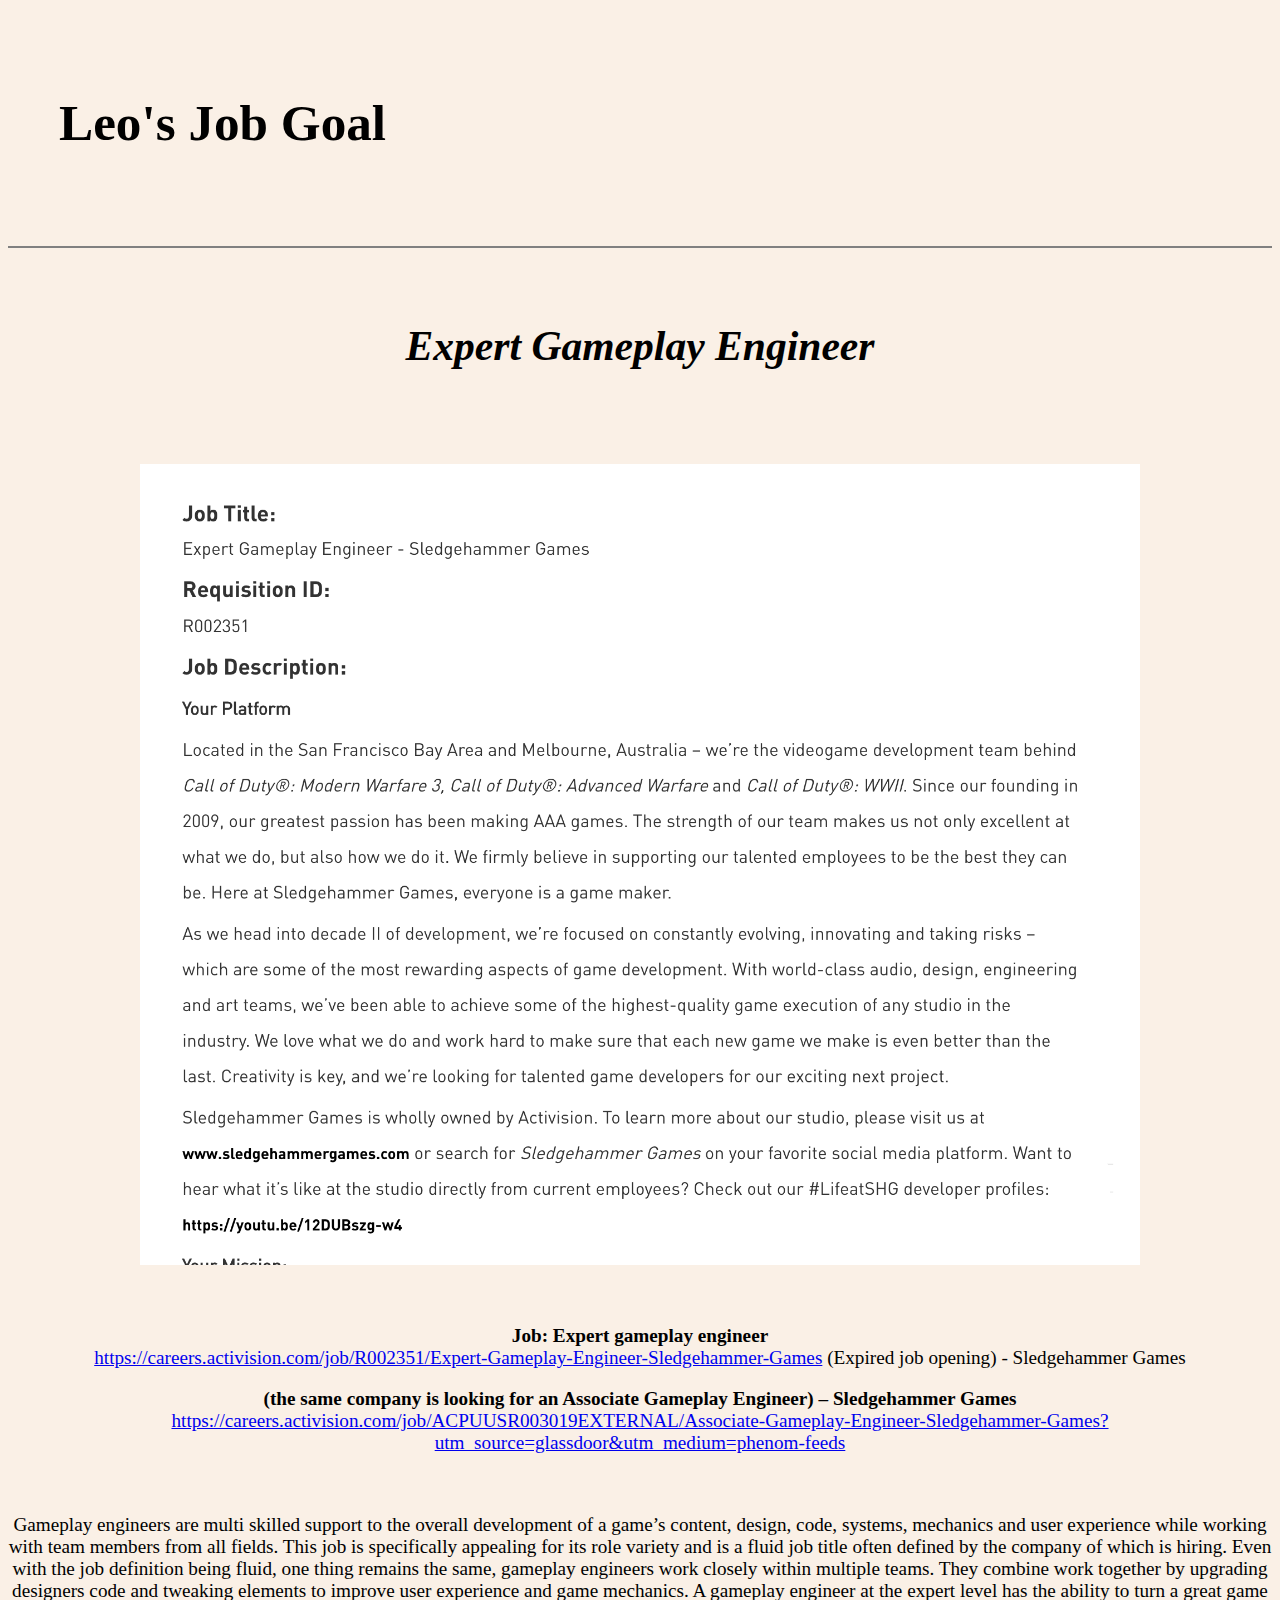
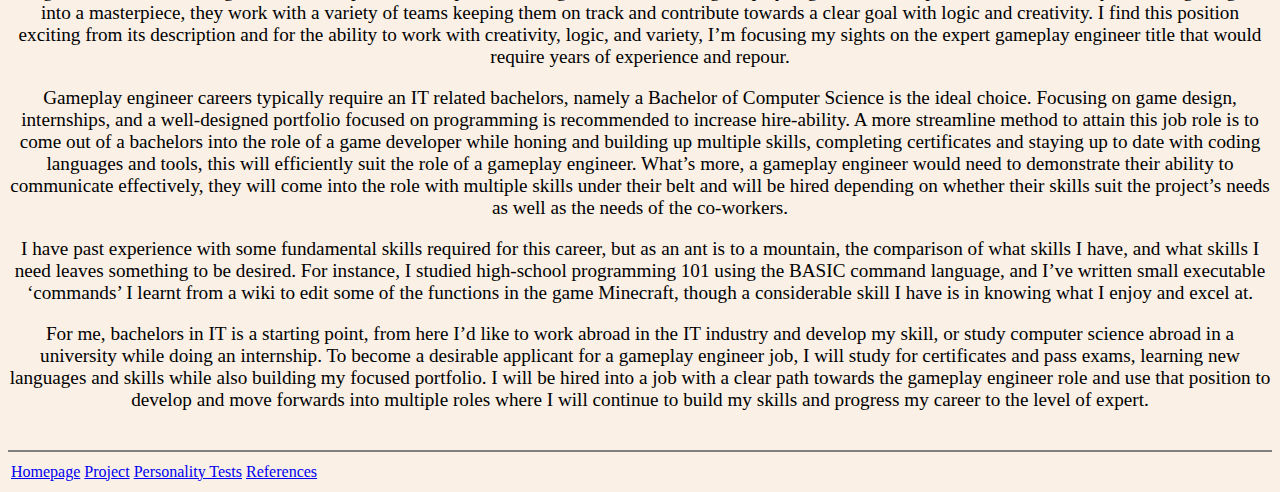
<file: job.html>
<!DOCTYPE html>
<html lang="en" dir="ltr">

  <head>
      <link rel="stylesheet" href="style.css">
    <meta charset="utf-8">
    <title></title>
  </head>
  <body>
    <style>
    img {
      display: block;
      margin-left: auto;
      margin-right: auto;
    }
    div.a {
      text-align: center;
    }
    </style>



<div class="a">
<table cellspacing= "50">
  <tr>
      <td>
      <h1>Leo's Job Goal</h1>
    </td>
  </tr>
</table>
<table cellspacing= "20">
<hr size="2" noshade>
<tr>
  <p>
    <td>
<h2><em>Expert Gameplay Engineer</em> </h2>
<br>
</td>
</tr>
<tr>
<td>
  <p>
<img src="images/expertGameplayengineer.png" alt="Leo, Goal Job" width="1000">
</p>
</td>
</tr>

<tr>
<td>
<p>
<strong>Job: Expert gameplay engineer </strong><br>
<a href="https://careers.activision.com/job/R002351/Expert-Gameplay-Engineer-Sledgehammer-Games">https://careers.activision.com/job/R002351/Expert-Gameplay-Engineer-Sledgehammer-Games</a> (Expired job opening) - Sledgehammer Games
</p><p>
<strong>(the same company is looking for an Associate Gameplay Engineer) – Sledgehammer Games</strong>
<a href="https://careers.activision.com/job/ACPUUSR003019EXTERNAL/Associate-Gameplay-Engineer-Sledgehammer-Games?utm_source=glassdoor&utm_medium=phenom-feeds">https://careers.activision.com/job/ACPUUSR003019EXTERNAL/Associate-Gameplay-Engineer-Sledgehammer-Games?utm_source=glassdoor&utm_medium=phenom-feeds</a>
</p>
</td>
</tr>
<p>
  <table>
    <tr>
      <p>
      Gameplay engineers are multi skilled support to the overall development of a game’s content, design, code, systems, mechanics and user experience while working with team members from all fields. This job is specifically appealing for its role variety and is a fluid job title often defined by the company of which is hiring. Even with the job definition being fluid, one thing remains the same, gameplay engineers work closely within multiple teams. They combine work together by upgrading designers code and tweaking elements to improve user experience and game mechanics. A gameplay engineer at the expert level has the ability to turn a great game into a masterpiece, they work with a variety of teams keeping them on track and contribute towards a clear goal with logic and creativity. I find this position exciting from its description and for the ability to work with creativity, logic, and variety, I’m focusing my sights on the expert gameplay engineer title that would require years of experience and repour.
      </p>
    </tr>
    <tr>
      <p>
      Gameplay engineer careers typically require an IT related bachelors, namely a Bachelor of Computer Science is the ideal choice. Focusing on game design, internships, and a well-designed portfolio focused on programming is recommended to increase hire-ability. A more streamline method to attain this job role is to come out of a bachelors into the role of a game developer while honing and building up multiple skills, completing certificates and staying up to date with coding languages and tools, this will efficiently suit the role of a gameplay engineer. What’s more, a gameplay engineer would need to demonstrate their ability to communicate effectively, they will come into the role with multiple skills under their belt and will be hired depending on whether their skills suit the project’s needs as well as the needs of the co-workers.
</p>
    </tr>
    <tr>
      <p>
      I have past experience with some fundamental skills required for this career, but as an ant is to a mountain, the comparison of what skills I have, and what skills I need leaves something to be desired. For instance, I studied high-school programming 101 using the BASIC command language, and I’ve written small executable ‘commands’ I learnt from a wiki to edit some of the functions in the game Minecraft, though a considerable skill I have is in knowing what I enjoy and excel at.
</p>
    </tr>
    <tr>
      <p>
      For me, bachelors in IT is a starting point, from here I’d like to work abroad in the IT industry and develop my skill, or study computer science abroad in a university while doing an internship. To become a desirable applicant for a gameplay engineer job, I will study for certificates and pass exams, learning new languages and skills while also building my focused portfolio. I will be hired into a job with a clear path towards the gameplay engineer role and use that position to develop and move forwards into multiple roles where I will continue to build my skills and progress my career to the level of expert.
</p>
    </tr>
    </table>
</p>


<hr size="2" noshade>
<table>
  <tr>
    <td>
      <a href="index.html">Homepage</a>
    </td>
    <td>
      <a href="project.html">Project</a>
    </td>
    <td>
      <a href="test.html">Personality Tests</a>
    </td>
    <td>
      <a href="references.html">References</a>
    </td>
  </tr>
</table>







</div>
</body>
</html>
</file>
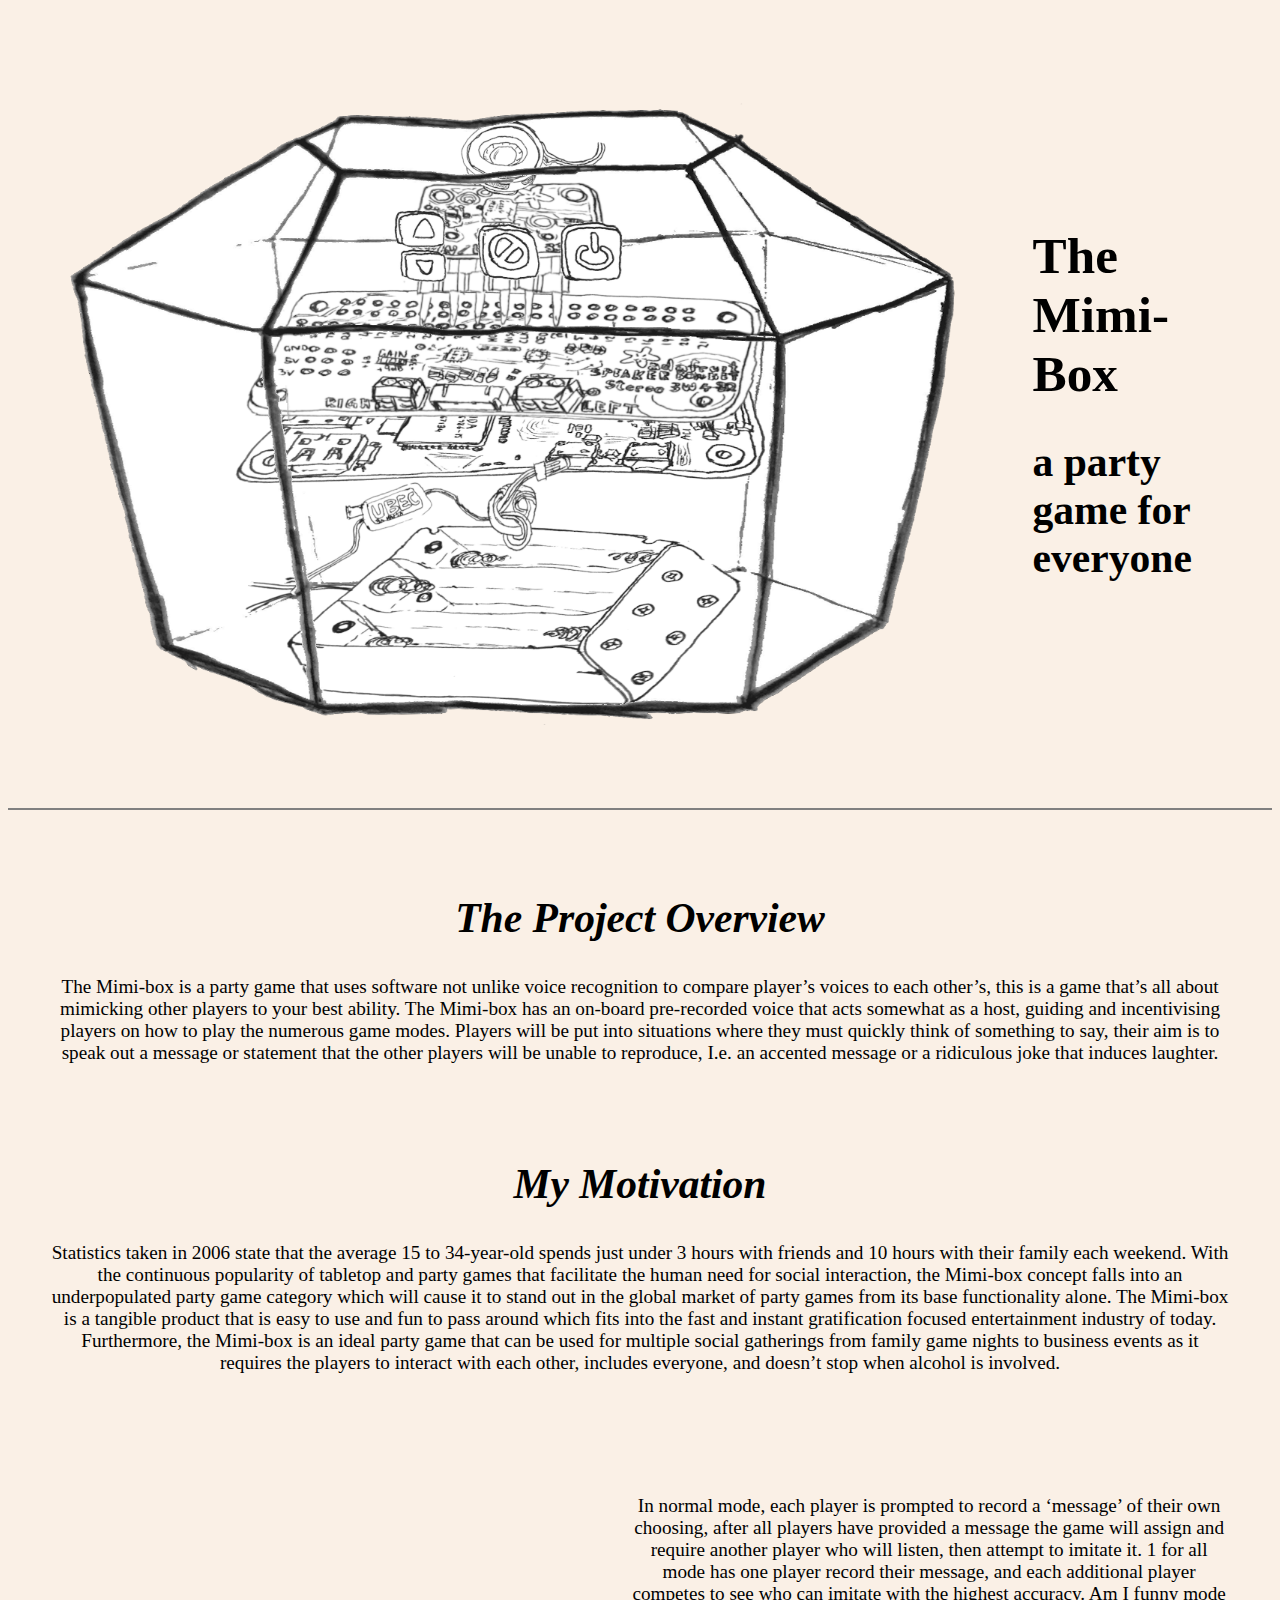
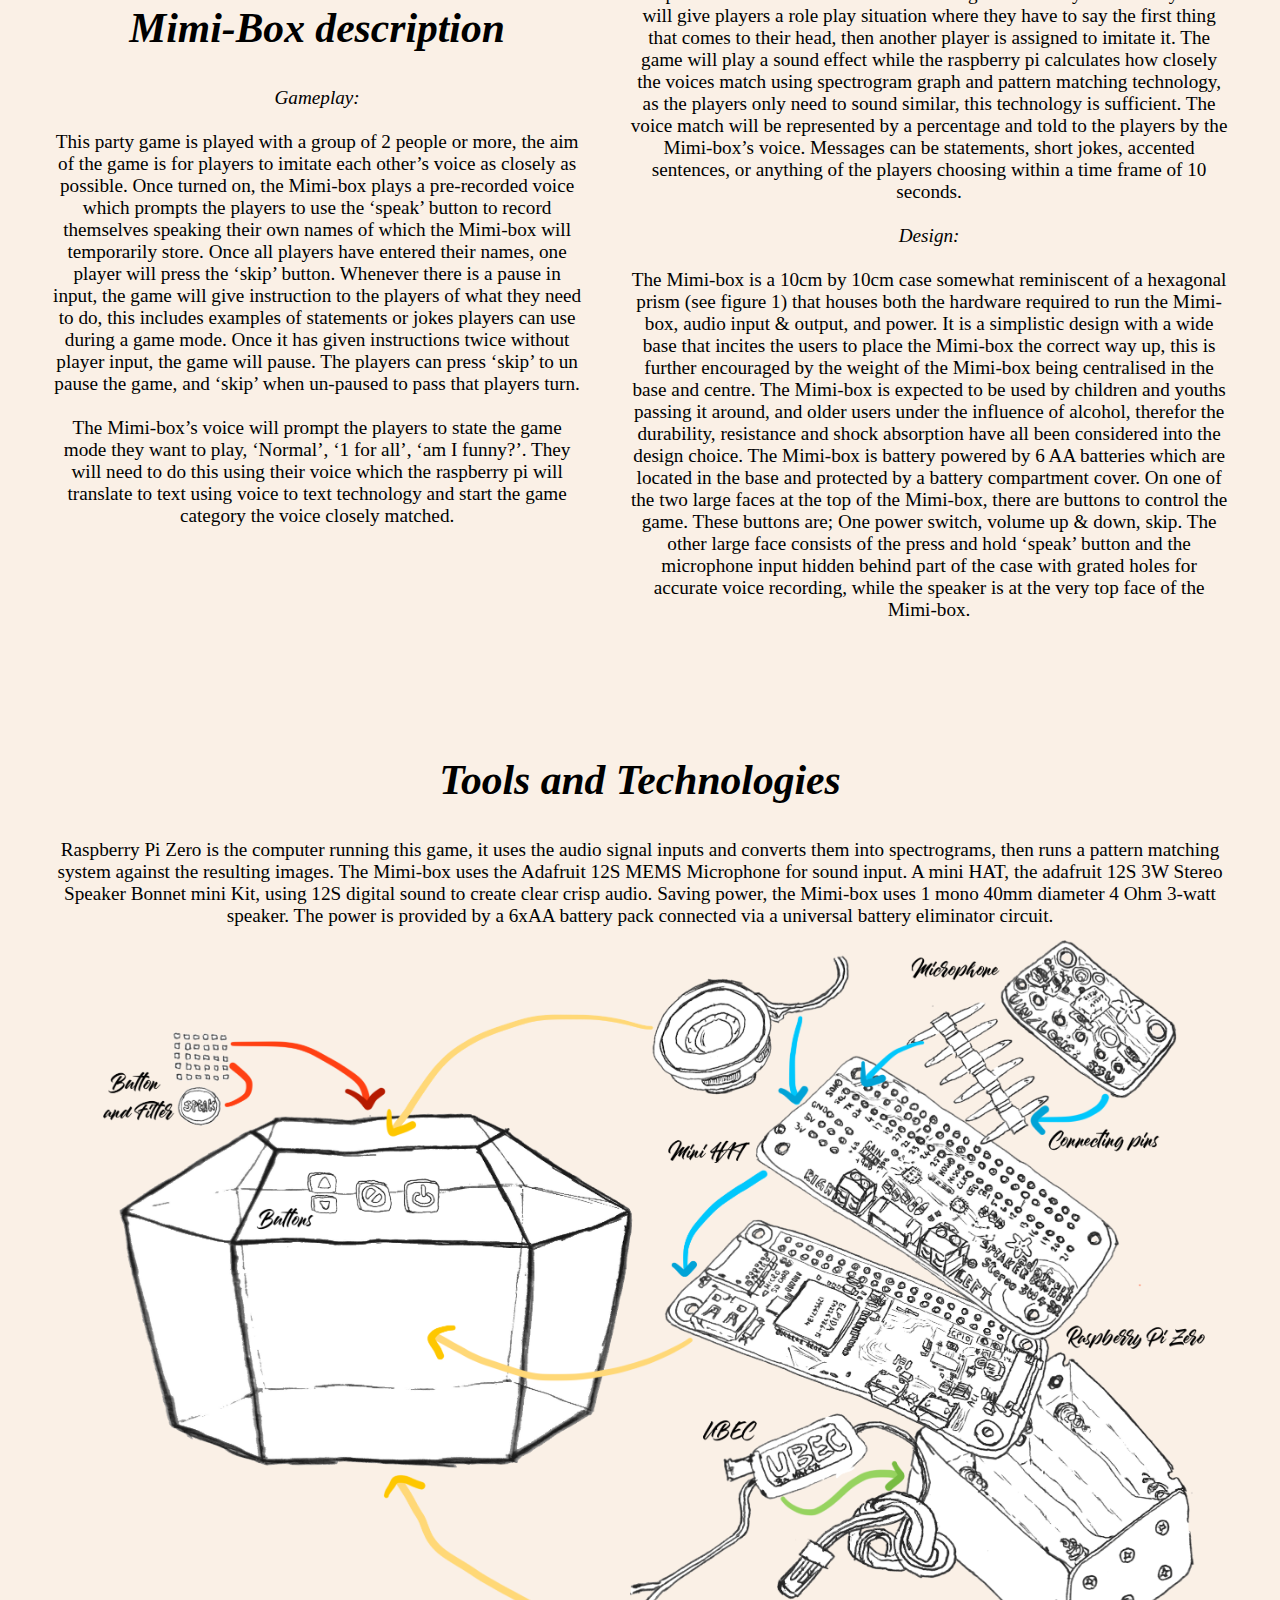
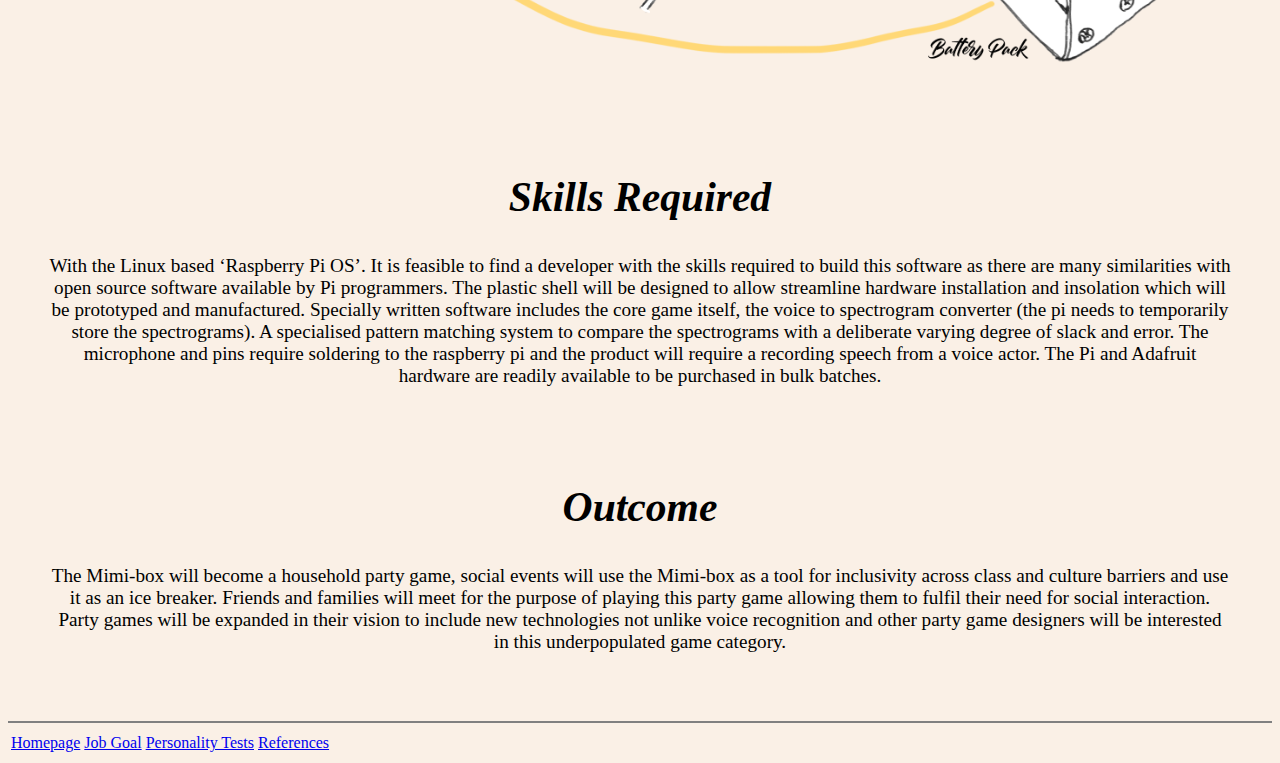
<file: project.html>
<!DOCTYPE html>
<html lang="en" dir="ltr">

<head>
  <link rel="stylesheet" href="style.css">
  <meta charset="utf-8">
  <title>Leo's Project</title>
</head>

<body>
  <style>
  img {
    display: block;
    margin-left: auto;
    margin-right: auto;
  }
  div.a {
    text-align: center;
  }
  </style>

  <table cellspacing="20">
    <tr>
      <td> <img src="images/theDeviceSetup.png" alt="mimi box" height="750"></td>
        <td>
        <h1>The Mimi-Box</h1>
        <h2>a party game for everyone</h2>
      </td>
    </tr>
  </table>
<hr size="2" noshade>

<div class="a">
<table cellspacing="40">
  <tr>
    <td>
<h2><em>The Project Overview</em> </h2>

<p>The Mimi-box is a party game that uses software not unlike voice recognition to compare player’s voices to each other’s, this is a game that’s all about mimicking other players to your best ability. The Mimi-box has an on-board pre-recorded voice that acts somewhat as a host, guiding and incentivising players on how to play the numerous game modes. Players will be put into situations where they must quickly think of something to say, their aim is to speak out a message or statement that the other players will be unable to reproduce, I.e. an accented message or a ridiculous joke that induces laughter.
</p>
</td>
</tr>
  <tr>
    <td>
    <h2><em>My Motivation</em> </h2>
    <p>
Statistics taken in 2006 state that the average 15 to 34-year-old spends just under 3 hours with friends and 10 hours with their family each weekend. With the continuous popularity of tabletop and party games that facilitate the human need for social interaction, the Mimi-box concept falls into an underpopulated party game category which will cause it to stand out in the global market of party games from its base functionality alone. The Mimi-box is a tangible product that is easy to use and fun to pass around which fits into the fast and instant gratification focused entertainment industry of today. Furthermore, the Mimi-box is an ideal party game that can be used for multiple social gatherings from family game nights to business events as it requires the players to interact with each other, includes everyone, and doesn’t stop when alcohol is involved.
      </p>
      </td>
  </tr>
</table>


  <table cellspacing="40">

  <tr>
    <td>
    <h2><em>Mimi-Box description</em> </h2>
    <p>
    <em> Gameplay:</em>
<br>
<br>
      This party game is played with a group of 2 people or more, the aim of the game is for players to imitate each other’s voice as closely as possible. Once turned on, the Mimi-box plays a pre-recorded voice which prompts the players to use the ‘speak’ button to record themselves speaking their own names of which the Mimi-box will temporarily store. Once all players have entered their names, one player will press the ‘skip’ button.
      Whenever there is a pause in input, the game will give instruction to the players of what they need to do, this includes examples of statements or jokes players can use during a game mode. Once it has given instructions twice without player input, the game will pause. The players can press ‘skip’ to un pause the game, and ‘skip’ when un-paused to pass that players turn.
<br>
<br>
The Mimi-box’s voice will prompt the players to state the game mode they want to play, ‘Normal’, ‘1 for all’, ‘am I funny?’. They will need to do this using their voice which the raspberry pi will translate to text using voice to text technology and start the game category the voice closely matched.


  <td>
    <p>
      In normal mode, each player is prompted to record a ‘message’ of their own choosing, after all players have provided a message the game will assign and require another player who will listen, then attempt to imitate it.
      1 for all mode has one player record their message, and each additional player competes to see who can imitate with the highest accuracy.
      Am I funny mode will give players a role play situation where they have to say the first thing that comes to their head, then another player is assigned to imitate it.
      The game will play a sound effect while the raspberry pi calculates how closely the voices match using spectrogram graph and pattern matching technology, as the players only need to sound similar, this technology is sufficient. The voice match will be represented by a percentage and told to the players by the Mimi-box’s voice.
      Messages can be statements, short jokes, accented sentences, or anything of the players choosing within a time frame of 10 seconds.
      <br>
      <br>
<em>Design:</em>
<br>
<br>
The Mimi-box is a 10cm by 10cm case somewhat reminiscent of a hexagonal prism (see figure 1) that houses both the hardware required to run the Mimi-box, audio input & output, and power. It is a simplistic design with a wide base that incites the users to place the Mimi-box the correct way up, this is further encouraged by the weight of the Mimi-box being centralised in the base and centre. The Mimi-box is expected to be used by children and youths passing it around, and older users under the influence of alcohol, therefor the durability, resistance and shock absorption have all been considered into the design choice.
The Mimi-box is battery powered by 6 AA batteries which are located in the base and protected by a battery compartment cover. On one of the two large faces at the top of the Mimi-box, there are buttons to control the game. These buttons are; One power switch, volume up & down, skip. The other large face consists of the press and hold ‘speak’ button and the microphone input hidden behind part of the case with grated holes for accurate voice recording, while the speaker is at the very top face of the Mimi-box.


      </p>
      </td>
  </tr>
</table>


  <table cellspacing="40">
  <tr>
    <td>
    <h2><em>Tools and Technologies</em> </h2>
    <p>
      Raspberry Pi Zero is the computer running this game, it uses the audio signal inputs and converts them into spectrograms, then runs a pattern matching system against the resulting images.
      The Mimi-box uses the Adafruit 12S MEMS Microphone for sound input. A mini HAT, the adafruit 12S 3W Stereo Speaker Bonnet mini Kit, using 12S digital sound to create clear crisp audio. Saving power, the Mimi-box uses 1 mono 40mm diameter 4 Ohm 3-watt speaker.
      The power is provided by a 6xAA battery pack connected via a universal battery eliminator circuit.
      <br>
      <img src="images/theDevice.png" alt="party game project hardware" height="750" class="center">
      </p>
      </td>
  </tr>
  <tr>
    <td>
    <h2><em>Skills Required</em> </h2>
    <p>
      With the Linux based ‘Raspberry Pi OS’. It is feasible to find a developer with the skills required to build this software as there are many similarities with open source software available by Pi programmers. The plastic shell will be designed to allow streamline hardware installation and insolation which will be prototyped and manufactured.
      Specially written software includes the core game itself, the voice to spectrogram converter (the pi needs to temporarily store the spectrograms). A specialised pattern matching system to compare the spectrograms with a deliberate varying degree of slack and error. The microphone and pins require soldering to the raspberry pi and the product will require a recording speech from a voice actor. The Pi and Adafruit hardware are readily available to be purchased in bulk batches.
      </p>
      </td>
  </tr>
  <tr>
    <td>
    <h2><em>Outcome</em> </h2>
    <p>
      The Mimi-box will become a household party game, social events will use the Mimi-box as a tool for inclusivity across class and culture barriers and use it as an ice breaker. Friends and families will meet for the purpose of playing this party game allowing them to fulfil their need for social interaction.
      Party games will be expanded in their vision to include new technologies not unlike voice recognition and other party game designers will be interested in this underpopulated game category.
      </p>
      </td>
  </tr>
</table>
</div>

<hr size="2" noshade>
<table>
  <tr>
    <td>
      <a href="index.html">Homepage</a>
    </td>
    <td>
      <a href="job.html">Job Goal</a>
    </td>
    <td>
      <a href="test.html">Personality Tests</a>
    </td>
    <td>
      <a href="references.html">References</a>
    </td>
  </tr>
</table>

</body>

</html>
</file>
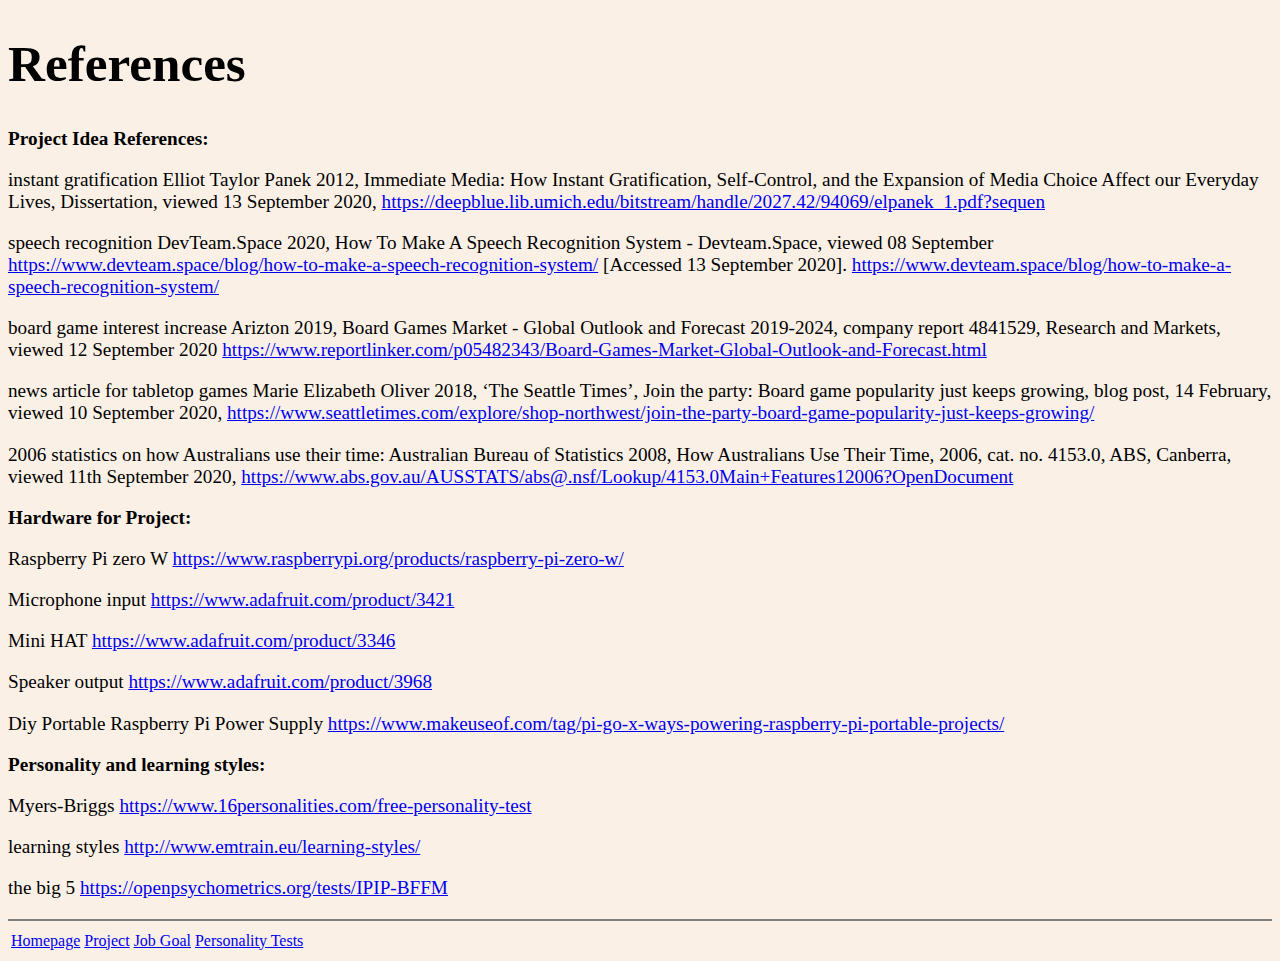
<file: references.html>
<!DOCTYPE html>
<html lang="en" dir="ltr">

  <head>
      <link rel="stylesheet" href="style.css">
    <meta charset="utf-8">
    <title>Leo's References</title>
  </head>

  <style>
  img {
    display: block;
    margin-left: auto;
    margin-right: auto;
  }
  div.a {
    text-align: center;
  }
  </style>





  <strong><h1>References</h1></strong>
<p>
  <strong>Project Idea References:</strong>
<p>
  instant gratification
  Elliot Taylor Panek 2012, Immediate Media: How Instant Gratification, Self-Control, and the Expansion of Media Choice Affect our Everyday Lives, Dissertation, viewed 13 September 2020, <a href="https://deepblue.lib.umich.edu/bitstream/handle/2027.42/94069/elpanek_1.pdf?sequen">https://deepblue.lib.umich.edu/bitstream/handle/2027.42/94069/elpanek_1.pdf?sequen</a>
<p>
  speech recognition
  DevTeam.Space 2020, How To Make A Speech Recognition System - Devteam.Space, viewed 08 September <a href="https://www.devteam.space/blog/how-to-make-a-speech-recognition-system/">https://www.devteam.space/blog/how-to-make-a-speech-recognition-system/</a> [Accessed 13 September 2020].
  <a href="https://www.devteam.space/blog/how-to-make-a-speech-recognition-system/">https://www.devteam.space/blog/how-to-make-a-speech-recognition-system/</a>
<p>
  board game interest increase
  Arizton 2019, Board Games Market - Global Outlook and Forecast 2019-2024, company report 4841529, Research and Markets, viewed 12 September 2020 <a href="https://www.reportlinker.com/p05482343/Board-Games-Market-Global-Outlook-and-Forecast.html">https://www.reportlinker.com/p05482343/Board-Games-Market-Global-Outlook-and-Forecast.html</a>
<p>
  news article for tabletop games
  Marie Elizabeth Oliver 2018, ‘The Seattle Times’, Join the party: Board game popularity just keeps growing, blog post, 14 February, viewed 10 September 2020, <a href="https://www.seattletimes.com/explore/shop-northwest/join-the-party-board-game-popularity-just-keeps-growing/">https://www.seattletimes.com/explore/shop-northwest/join-the-party-board-game-popularity-just-keeps-growing/</a>
<p>
  2006 statistics on how Australians use their time:
  Australian Bureau of Statistics 2008, How Australians Use Their Time, 2006, cat. no. 4153.0, ABS, Canberra, viewed 11th September 2020, <a href="https://www.abs.gov.au/AUSSTATS/abs@.nsf/Lookup/4153.0Main+Features12006?OpenDocument">https://www.abs.gov.au/AUSSTATS/abs@.nsf/Lookup/4153.0Main+Features12006?OpenDocument</a>
<p>
<p>
  <strong>Hardware for Project:</strong>
<p>
  Raspberry Pi zero W
  <a href="https://www.raspberrypi.org/products/raspberry-pi-zero-w/">https://www.raspberrypi.org/products/raspberry-pi-zero-w/</a>
<p>
  Microphone input
  <a href="https://www.adafruit.com/product/3421">https://www.adafruit.com/product/3421</a>
<p>
  Mini HAT
  <a href="https://www.adafruit.com/product/3346">https://www.adafruit.com/product/3346</a>
<p>
  Speaker output
  <a href="https://www.adafruit.com/product/3968">https://www.adafruit.com/product/3968</a>
  <p>
  Diy Portable Raspberry Pi Power Supply
  <a href="https://www.makeuseof.com/tag/pi-go-x-ways-powering-raspberry-pi-portable-projects/">https://www.makeuseof.com/tag/pi-go-x-ways-powering-raspberry-pi-portable-projects/</a>
<p>
<p>
    <strong>Personality and learning styles:</strong>
<p>
    Myers-Briggs
  <a href="https://www.16personalities.com/free-personality-test">https://www.16personalities.com/free-personality-test</a>
<p>

  learning styles
    <a href="http://www.emtrain.eu/learning-styles/">http://www.emtrain.eu/learning-styles/</a>
<p>
  the big 5
  <a href="https://openpsychometrics.org/tests/IPIP-BFFM">https://openpsychometrics.org/tests/IPIP-BFFM</a>



  <hr size="2" noshade>
  <table>
    <tr>
      <td>
        <a href="index.html">Homepage</a>
      </td>
      <td>
        <a href="project.html">Project</a>
      </td>
      <td>
        <a href="job.html">Job Goal</a>
      </td>
      <td>
        <a href="test.html">Personality Tests</a>
      </td>
    </tr>
  </table>


  <body>

  </body>
</html>
</file>
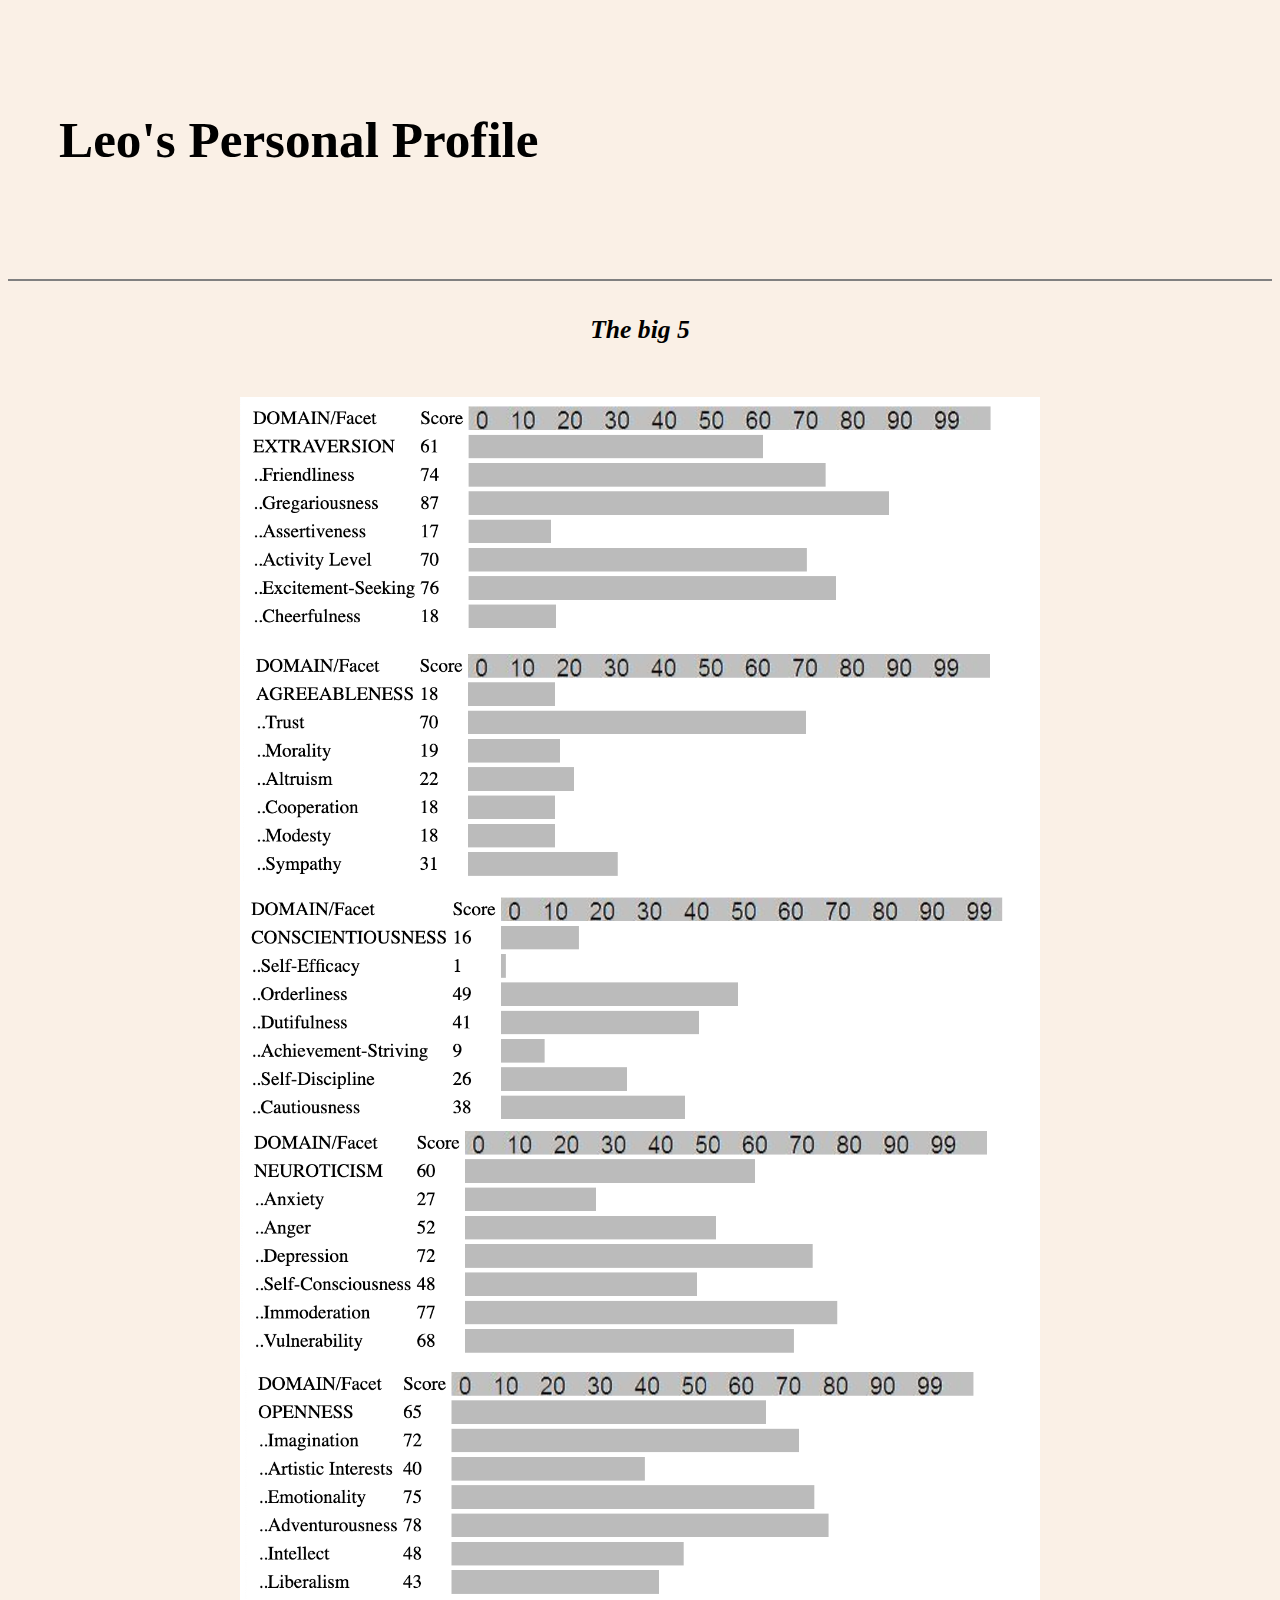
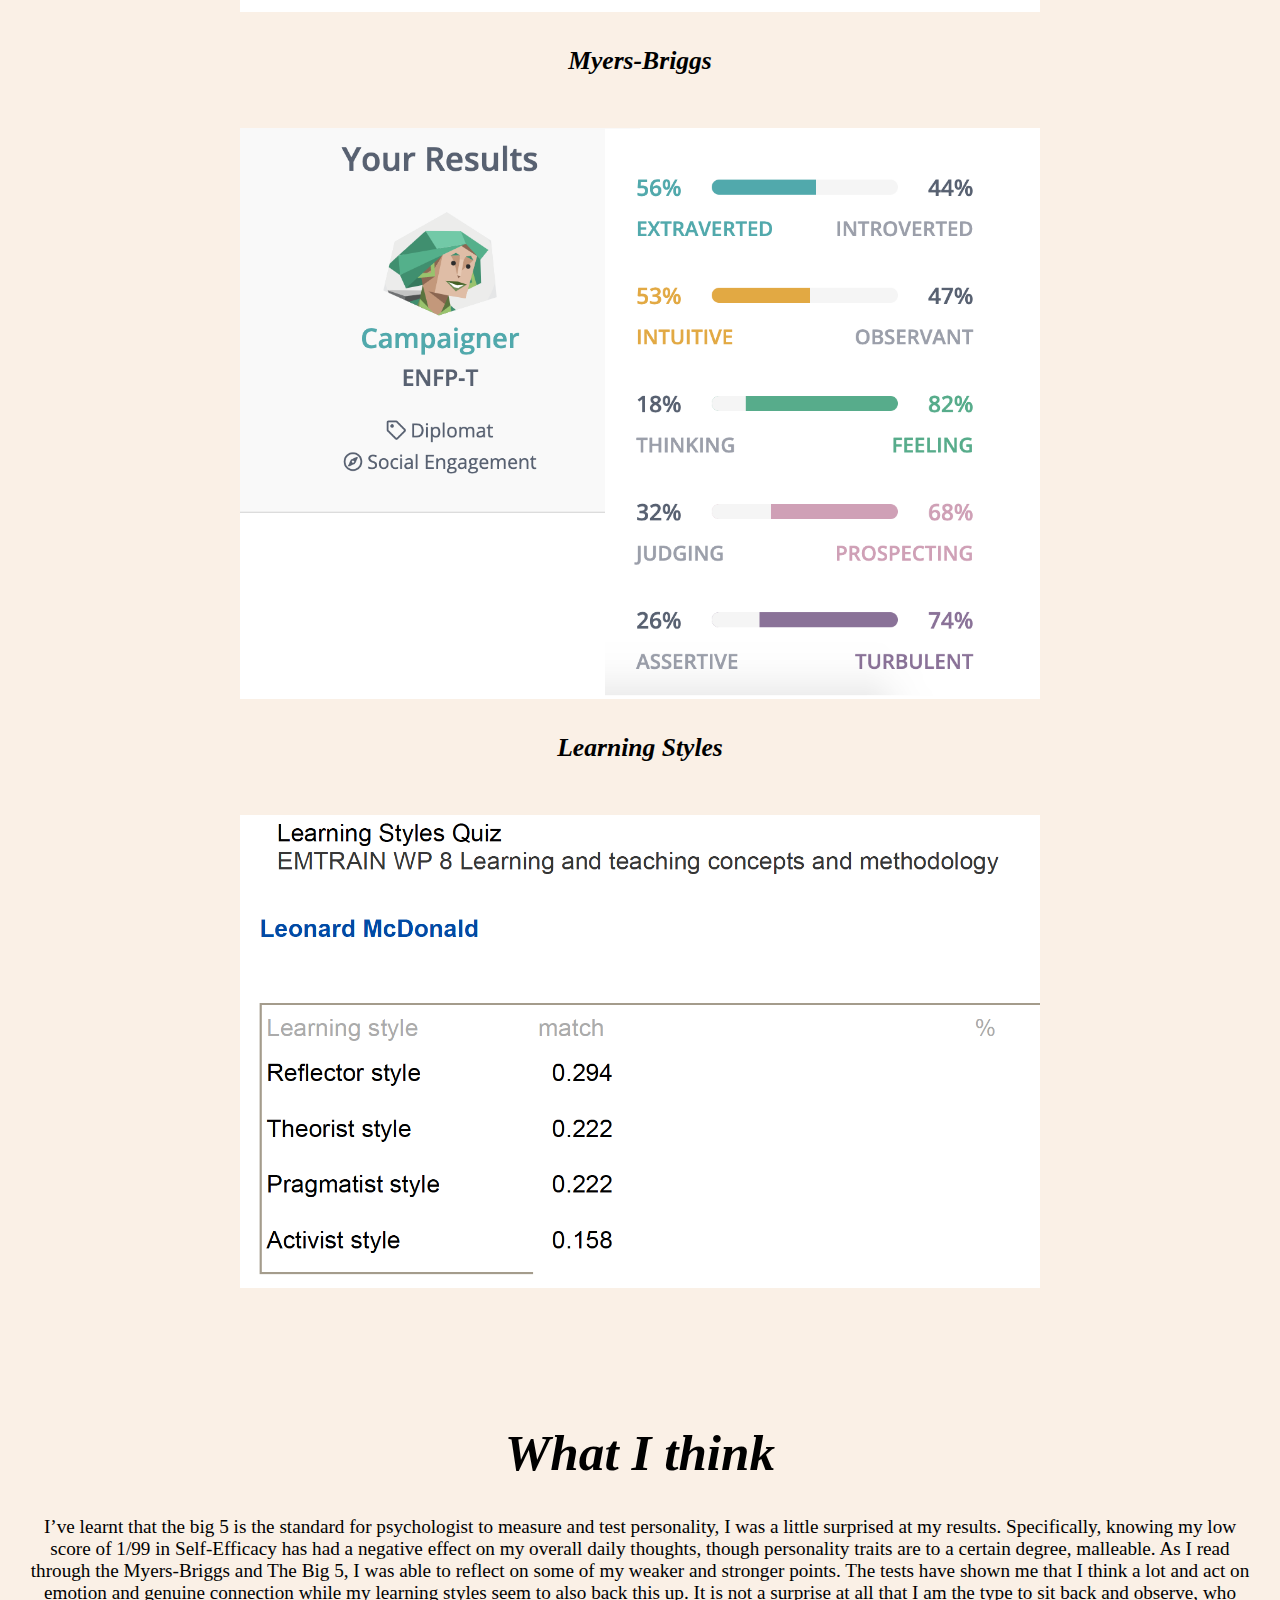
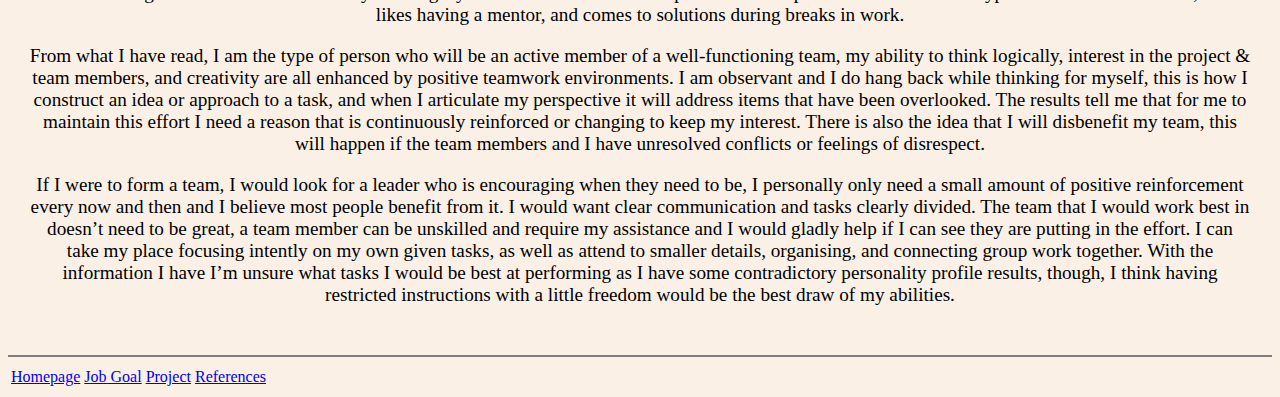
<file: test.html>
<!DOCTYPE html>
<html lang="en" dir="ltr">

<head>
  <link rel="stylesheet" href="style.css">
  <meta charset="utf-8">
  <title>Leo's Personal Profile</title>
</head>



<body>
  <style>
  img {
    display: block;
    margin-left: auto;
    margin-right: auto;
  }
  div.a {
    text-align: center;
  }
  </style>


  <table cellspacing= "50">
    <tr>
        <td>
        <h3>Leo's Personal Profile</h3>
      </td>
    </tr>
  </table>
  <div class="a">
  <table cellspacing= "20">
<hr size="2" noshade>
<tr>
    <p>
  <h4><em>The big 5</em> </h4>
<br>
<img src="images/theBigFive.png" alt="Leo, The Big 5" width="800">
    </p>
</tr>
<tr>
    <p>
  <h4><em>Myers-Briggs</em> </h4>
<br>
<img src="images/myers-Briggs.png" alt="Leo, Myers Briggs" width="800">
    </p>
</tr>
<tr>
    <p>
  <h4><em>Learning Styles</em> </h4>
<br>
<img src="images/learningStyles.png" alt="Leo, Learning Styles" width="800">
    </p>
</tr>

<tr>
<td>
  <h1><em>What I think</em> </h1>
  <p>
I’ve learnt that the big 5 is the standard for psychologist to measure and test personality, I was a little surprised at my results. Specifically, knowing my low score of 1/99 in Self-Efficacy has had a negative effect on my overall daily thoughts, though personality traits are to a certain degree, malleable. As I read through the Myers-Briggs and The Big 5, I was able to reflect on some of my weaker and stronger points. The tests have shown me that I think a lot and act on emotion and genuine connection while my learning styles seem to also back this up. It is not a surprise at all that I am the type to sit back and observe, who likes having a mentor, and comes to solutions during breaks in work.
    </p>
    <p>
      From what I have read, I am the type of person who will be an active member of a well-functioning team, my ability to think logically, interest in the project & team members, and creativity are all enhanced by positive teamwork environments. I am observant and I do hang back while thinking for myself, this is how I construct an idea or approach to a task, and when I articulate my perspective it will address items that have been overlooked.
The results tell me that for me to maintain this effort I need a reason that is continuously reinforced or changing to keep my interest. There is also the idea that I will disbenefit my team, this will happen if the team members and I have unresolved conflicts or feelings of disrespect.
    </p>
    <p>
      If I were to form a team, I would look for a leader who is encouraging when they need to be, I personally only need a small amount of positive reinforcement every now and then and I believe most people benefit from it. I would want clear communication and tasks clearly divided. The team that I would work best in doesn’t need to be great, a team member can be unskilled and require my assistance and I would gladly help if I can see they are putting in the effort. I can take my place focusing intently on my own given tasks, as well as attend to smaller details, organising, and connecting group work together. With the information I have I’m unsure what tasks I would be best at performing as I have some contradictory personality profile results, though, I think having restricted instructions with a little freedom would be the best draw of my abilities.
    </p>
      </td>
</tr>
  </table>

<hr size="2" noshade>
<table>
  <tr>
    <td>
      <a href="index.html">Homepage</a>
    </td>
    <td>
      <a href="job.html">Job Goal</a>
    </td>
    <td>
      <a href="project.html">Project</a>
    </td>
    <td>
      <a href="references.html">References</a>
    </td>
  </tr>
</table>


</body>

</div>

</html>
</file>
<file: style.css>
body {
  background-color: linen;
}
h1 {
  color: black;
  font-family: verdana;
  font-size: 320%;
}
h2 {
  color: black;
  font-family: Palatino Linotype;
  font-size: 260%;
}
p {
  color: black;
  font-family: Palatino Linotype;
  font-size: 120%;
}

body {
  background-color: linen;
}
h3 {
  color: black;
  font-family: Trebuchet MS;
  font-size: 320%;
}
h4 {
  color: black;
  font-family: Trebuchet MS;
  font-size: 160%;
}
</file>
